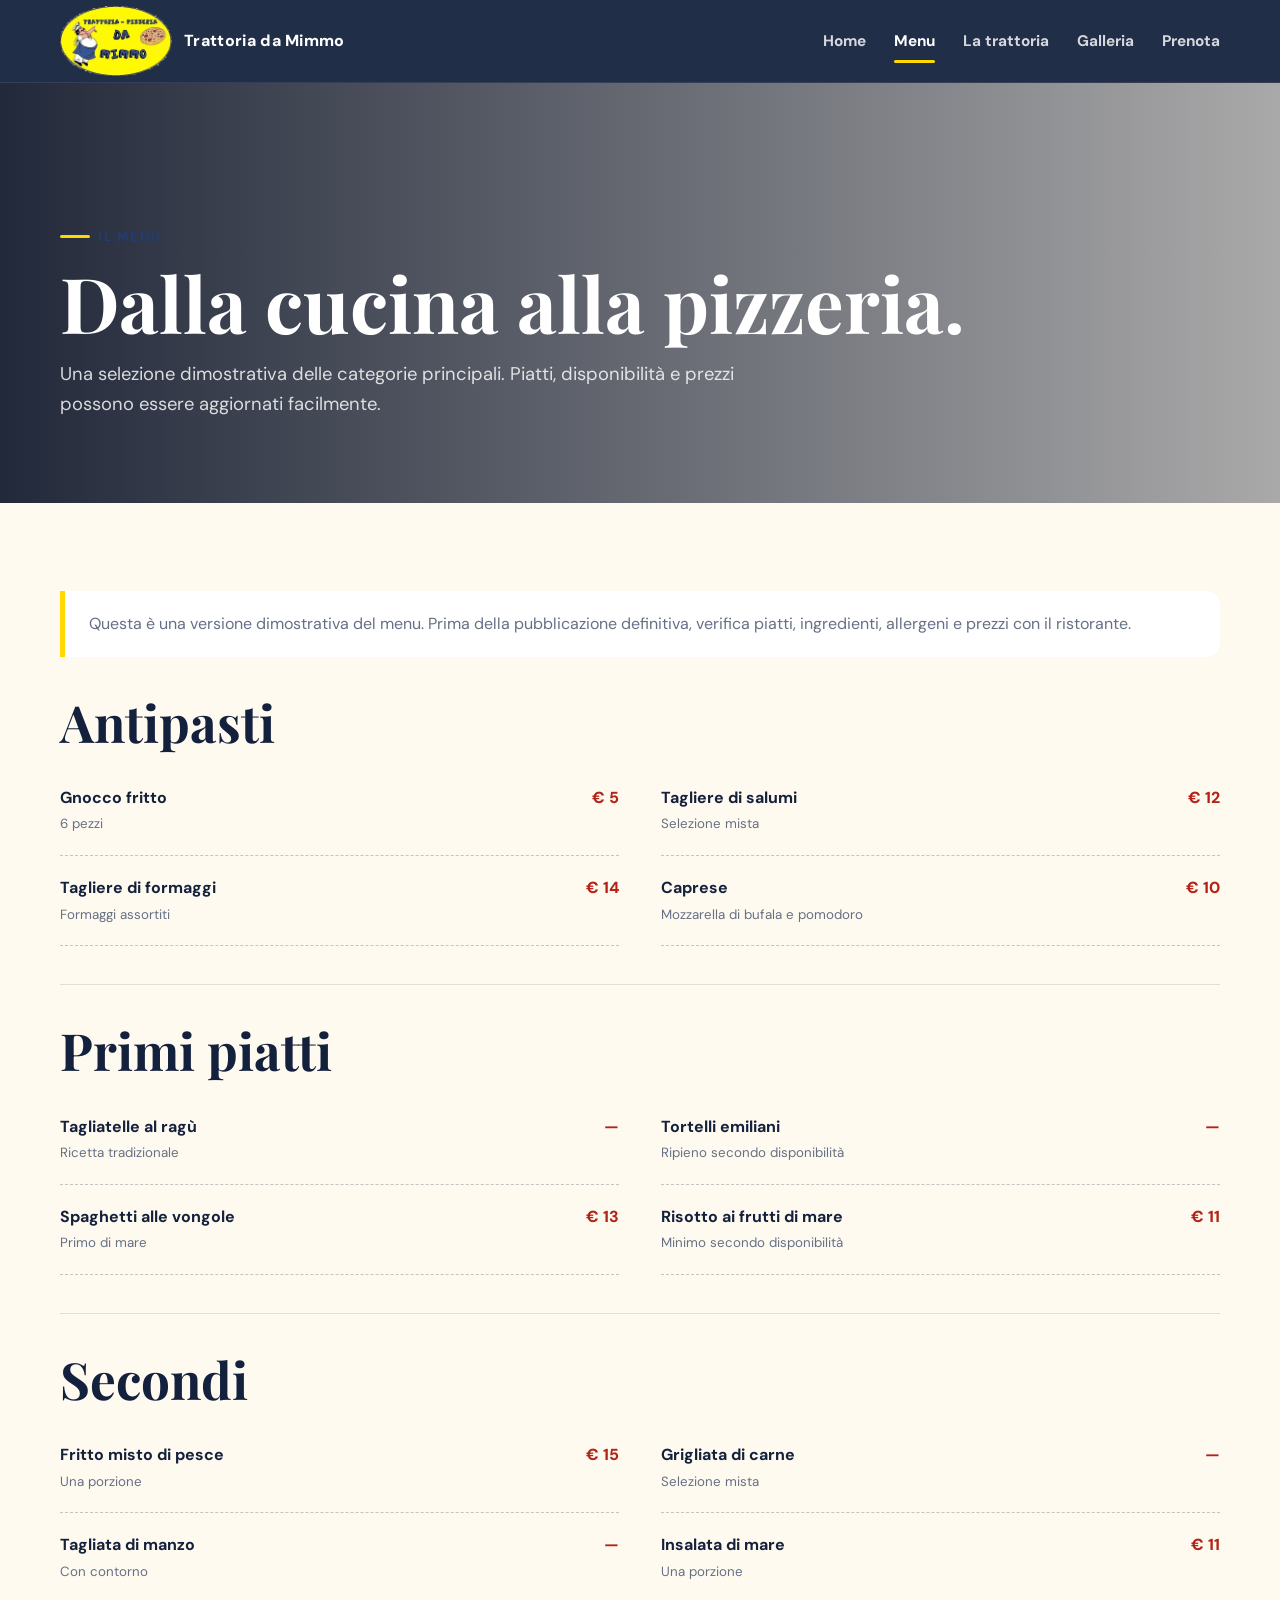
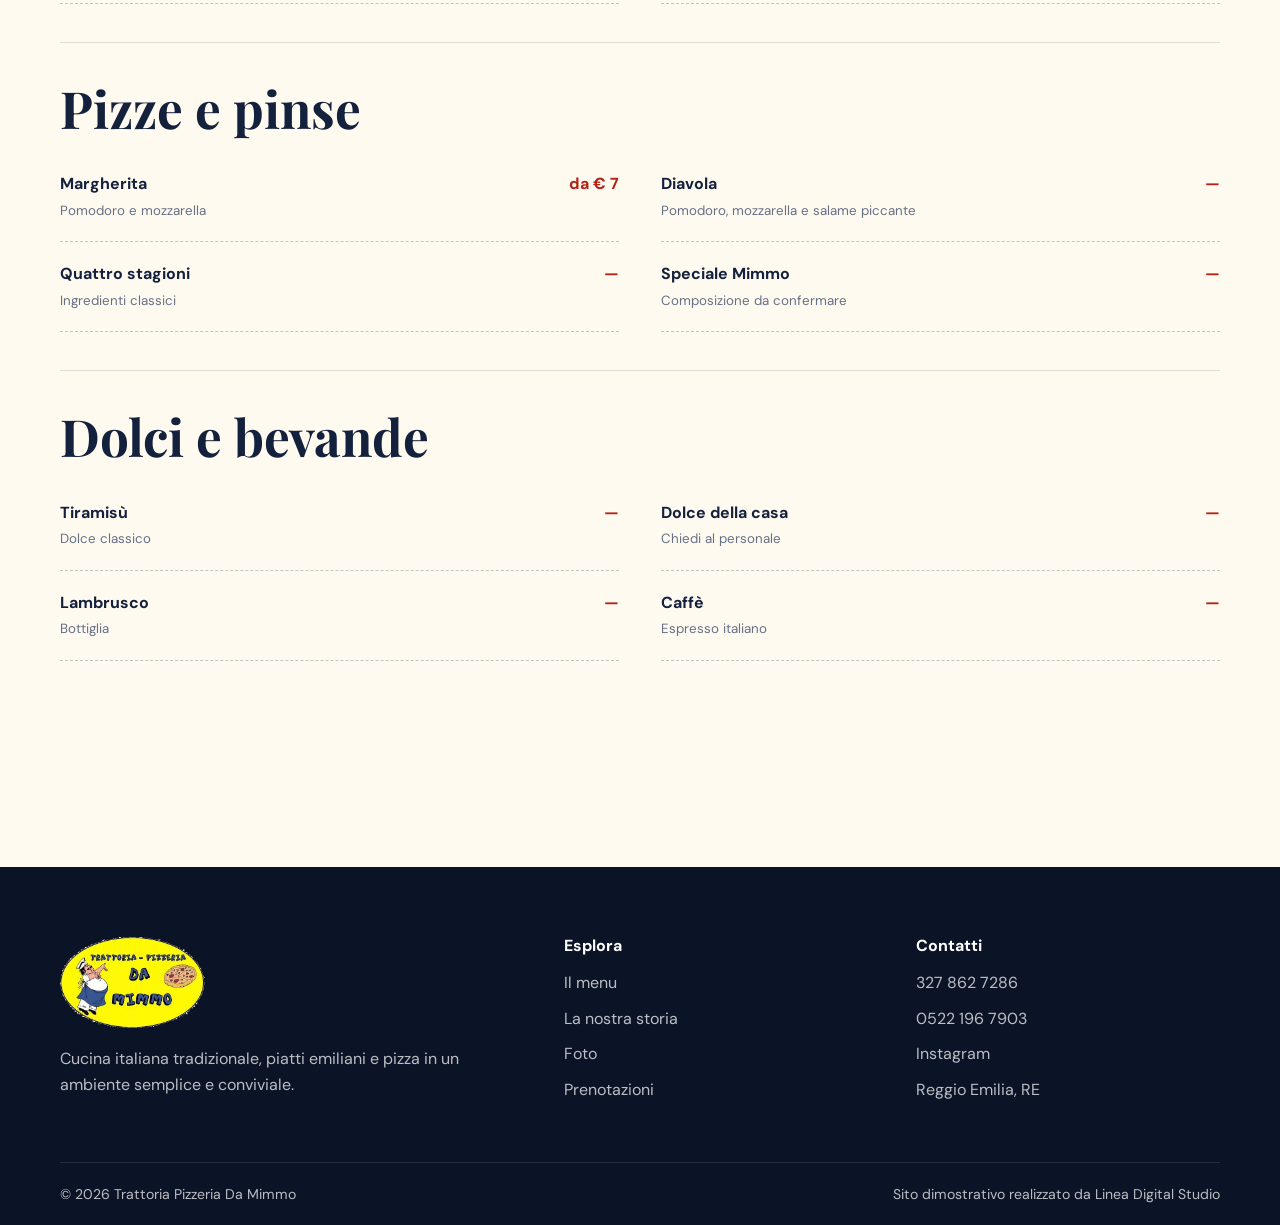
<file: menu.html>
<!doctype html>
<html lang="it">
<head>
  <meta charset="utf-8">
  <meta name="viewport" content="width=device-width, initial-scale=1">
  <meta name="description" content="Scopri le principali categorie del menu della Trattoria Pizzeria Da Mimmo.">
  <title>Menu | Trattoria Da Mimmo</title>
  <link rel="icon" href="logo-mimmo.png">
  <link rel="stylesheet" href="style.css">
</head>
<body>
<header class="site-header">
  <div class="container nav">
    <a class="brand" href="index.html" aria-label="Trattoria da Mimmo, home">
      <img src="logo-mimmo.png" alt="Logo Trattoria Pizzeria Da Mimmo">
      <span>Trattoria da Mimmo</span>
    </a>
    <button class="nav-toggle" type="button" aria-label="Apri il menu" aria-expanded="false">☰</button>
    <nav class="nav-links" aria-label="Navigazione principale">
      <a href="index.html">Home</a>
      <a href="menu.html">Menu</a>
      <a href="chi-siamo.html">La trattoria</a>
      <a href="galleria.html">Galleria</a>
      <a href="prenotazioni.html">Prenota</a>
    </nav>
  </div>
</header>
<main>
  <section class="page-hero page-hero--menu"><div class="container"><span class="eyebrow">Il menu</span><h1>Dalla cucina alla pizzeria.</h1><p>Una selezione dimostrativa delle categorie principali. Piatti, disponibilità e prezzi possono essere aggiornati facilmente.</p></div></section>
  <section class="section">
    <div class="container">
      <div class="menu-note">Questa è una versione dimostrativa del menu. Prima della pubblicazione definitiva, verifica piatti, ingredienti, allergeni e prezzi con il ristorante.</div>
      <section class="menu-section"><h2>Antipasti</h2><div class="menu-columns">
        <div class="menu-item"><div><strong>Gnocco fritto</strong><small>6 pezzi</small></div><span class="price">€ 5</span></div>
        <div class="menu-item"><div><strong>Tagliere di salumi</strong><small>Selezione mista</small></div><span class="price">€ 12</span></div>
        <div class="menu-item"><div><strong>Tagliere di formaggi</strong><small>Formaggi assortiti</small></div><span class="price">€ 14</span></div>
        <div class="menu-item"><div><strong>Caprese</strong><small>Mozzarella di bufala e pomodoro</small></div><span class="price">€ 10</span></div>
      </div></section>
      <section class="menu-section"><h2>Primi piatti</h2><div class="menu-columns">
        <div class="menu-item"><div><strong>Tagliatelle al ragù</strong><small>Ricetta tradizionale</small></div><span class="price">—</span></div>
        <div class="menu-item"><div><strong>Tortelli emiliani</strong><small>Ripieno secondo disponibilità</small></div><span class="price">—</span></div>
        <div class="menu-item"><div><strong>Spaghetti alle vongole</strong><small>Primo di mare</small></div><span class="price">€ 13</span></div>
        <div class="menu-item"><div><strong>Risotto ai frutti di mare</strong><small>Minimo secondo disponibilità</small></div><span class="price">€ 11</span></div>
      </div></section>
      <section class="menu-section"><h2>Secondi</h2><div class="menu-columns">
        <div class="menu-item"><div><strong>Fritto misto di pesce</strong><small>Una porzione</small></div><span class="price">€ 15</span></div>
        <div class="menu-item"><div><strong>Grigliata di carne</strong><small>Selezione mista</small></div><span class="price">—</span></div>
        <div class="menu-item"><div><strong>Tagliata di manzo</strong><small>Con contorno</small></div><span class="price">—</span></div>
        <div class="menu-item"><div><strong>Insalata di mare</strong><small>Una porzione</small></div><span class="price">€ 11</span></div>
      </div></section>
      <section class="menu-section"><h2>Pizze e pinse</h2><div class="menu-columns">
        <div class="menu-item"><div><strong>Margherita</strong><small>Pomodoro e mozzarella</small></div><span class="price">da € 7</span></div>
        <div class="menu-item"><div><strong>Diavola</strong><small>Pomodoro, mozzarella e salame piccante</small></div><span class="price">—</span></div>
        <div class="menu-item"><div><strong>Quattro stagioni</strong><small>Ingredienti classici</small></div><span class="price">—</span></div>
        <div class="menu-item"><div><strong>Speciale Mimmo</strong><small>Composizione da confermare</small></div><span class="price">—</span></div>
      </div></section>
      <section class="menu-section"><h2>Dolci e bevande</h2><div class="menu-columns">
        <div class="menu-item"><div><strong>Tiramisù</strong><small>Dolce classico</small></div><span class="price">—</span></div>
        <div class="menu-item"><div><strong>Dolce della casa</strong><small>Chiedi al personale</small></div><span class="price">—</span></div>
        <div class="menu-item"><div><strong>Lambrusco</strong><small>Bottiglia</small></div><span class="price">—</span></div>
        <div class="menu-item"><div><strong>Caffè</strong><small>Espresso italiano</small></div><span class="price">—</span></div>
      </div></section>
    </div>
  </section>
</main>
<footer class="site-footer">
  <div class="container footer-grid">
    <div>
      <img class="footer-logo" src="logo-mimmo.png" alt="Trattoria da Mimmo">
      <p>Cucina italiana tradizionale, piatti emiliani e pizza in un ambiente semplice e conviviale.</p>
    </div>
    <div>
      <h3>Esplora</h3>
      <div class="footer-links">
        <a href="menu.html">Il menu</a>
        <a href="chi-siamo.html">La nostra storia</a>
        <a href="galleria.html">Foto</a>
        <a href="prenotazioni.html">Prenotazioni</a>
      </div>
    </div>
    <div>
      <h3>Contatti</h3>
      <div class="footer-links">
        <a href="tel:+393278627286">327 862 7286</a>
        <a href="tel:+3905221967903">0522 196 7903</a>
        <a href="https://www.instagram.com/trattoria_pizzeria_da_mimmo/" target="_blank" rel="noopener">Instagram</a>
        <span>Reggio Emilia, RE</span>
      </div>
    </div>
  </div>
  <div class="container footer-bottom">
    <span>© <span id="year">2026</span> Trattoria Pizzeria Da Mimmo</span>
    <span>Sito dimostrativo realizzato da Linea Digital Studio</span>
  </div>
</footer>
<script src="main.js"></script>
<script>document.getElementById('year').textContent = new Date().getFullYear();</script>
</body>
</html>
</file>
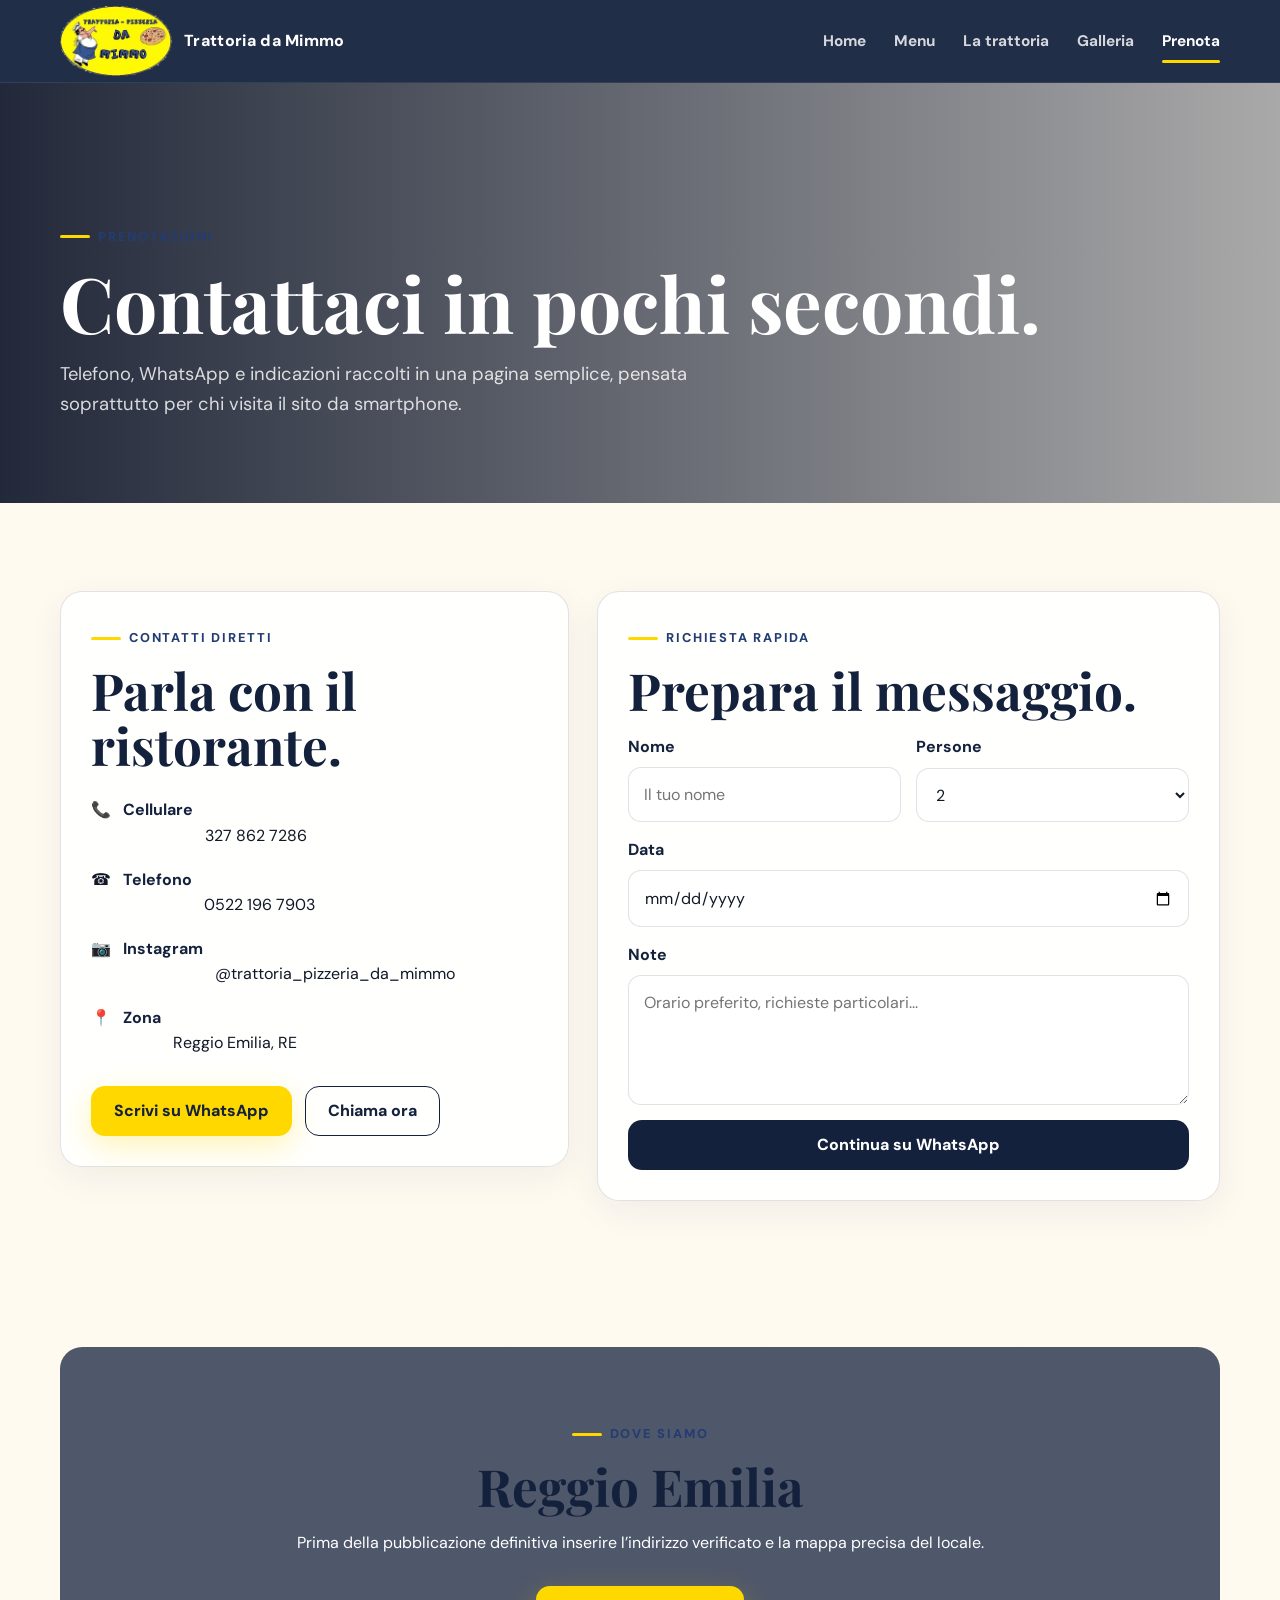
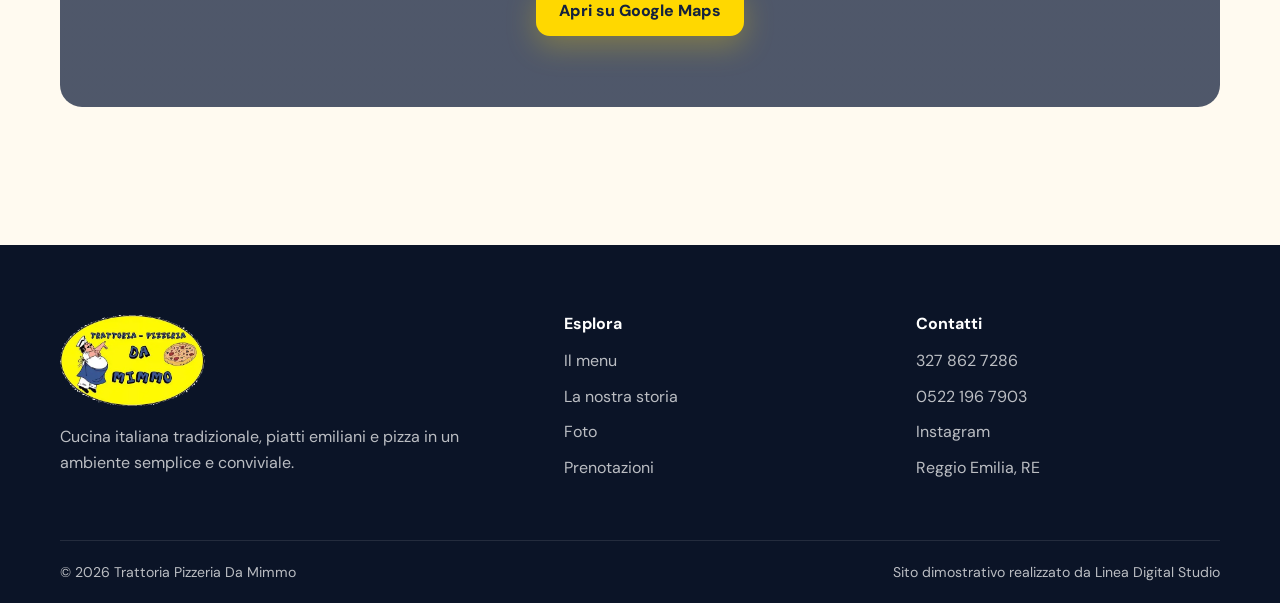
<file: prenotazioni.html>
<!doctype html>
<html lang="it">
<head>
  <meta charset="utf-8">
  <meta name="viewport" content="width=device-width, initial-scale=1">
  <meta name="description" content="Contatta la Trattoria Pizzeria Da Mimmo e prepara una richiesta di prenotazione.">
  <title>Prenotazioni e contatti | Da Mimmo</title>
  <link rel="icon" href="logo-mimmo.png">
  <link rel="stylesheet" href="style.css">
</head>
<body>
<header class="site-header">
  <div class="container nav">
    <a class="brand" href="index.html" aria-label="Trattoria da Mimmo, home">
      <img src="logo-mimmo.png" alt="Logo Trattoria Pizzeria Da Mimmo">
      <span>Trattoria da Mimmo</span>
    </a>
    <button class="nav-toggle" type="button" aria-label="Apri il menu" aria-expanded="false">☰</button>
    <nav class="nav-links" aria-label="Navigazione principale">
      <a href="index.html">Home</a>
      <a href="menu.html">Menu</a>
      <a href="chi-siamo.html">La trattoria</a>
      <a href="galleria.html">Galleria</a>
      <a href="prenotazioni.html">Prenota</a>
    </nav>
  </div>
</header>
<main>
  <section class="page-hero page-hero--contact"><div class="container"><span class="eyebrow">Prenotazioni</span><h1>Contattaci in pochi secondi.</h1><p>Telefono, WhatsApp e indicazioni raccolti in una pagina semplice, pensata soprattutto per chi visita il sito da smartphone.</p></div></section>
  <section class="section"><div class="container contact-grid">
    <div class="card contact-card reveal"><span class="eyebrow">Contatti diretti</span><h2>Parla con il ristorante.</h2><div class="contact-list">
      <a href="tel:+393278627286"><span>📞</span><div><b>Cellulare</b><br>327 862 7286</div></a>
      <a href="tel:+3905221967903"><span>☎️</span><div><b>Telefono</b><br>0522 196 7903</div></a>
      <a href="https://www.instagram.com/trattoria_pizzeria_da_mimmo/" target="_blank" rel="noopener"><span>📷</span><div><b>Instagram</b><br>@trattoria_pizzeria_da_mimmo</div></a>
      <div><span>📍</span><div><b>Zona</b><br>Reggio Emilia, RE</div></div>
    </div><div class="btn-row"><a class="btn btn--primary" href="https://wa.me/393278627286" target="_blank" rel="noopener">Scrivi su WhatsApp</a><a class="btn btn--outline" href="tel:+393278627286">Chiama ora</a></div></div>
    <div class="card contact-card reveal"><span class="eyebrow">Richiesta rapida</span><h2>Prepara il messaggio.</h2><form data-demo-form class="form-grid">
      <div class="form-field"><label for="nome">Nome</label><input id="nome" name="nome" required placeholder="Il tuo nome"></div>
      <div class="form-field"><label for="persone">Persone</label><select id="persone" name="persone"><option>2</option><option>3</option><option>4</option><option>5</option><option>6+</option></select></div>
      <div class="form-field form-field--full"><label for="data">Data</label><input id="data" name="data" type="date" required></div>
      <div class="form-field form-field--full"><label for="note">Note</label><textarea id="note" name="note" placeholder="Orario preferito, richieste particolari..."></textarea></div>
      <div class="form-field form-field--full"><button class="btn btn--dark" type="submit">Continua su WhatsApp</button></div>
    </form></div>
  </div></section>
  <section class="section--tight"><div class="container map-box reveal"><div><span class="eyebrow">Dove siamo</span><h2>Reggio Emilia</h2><p>Prima della pubblicazione definitiva inserire l’indirizzo verificato e la mappa precisa del locale.</p><div class="btn-row" style="justify-content:center"><a class="btn btn--primary" target="_blank" rel="noopener" href="https://www.google.com/maps/search/?api=1&query=Trattoria+Pizzeria+Da+Mimmo+Reggio+Emilia">Apri su Google Maps</a></div></div></div></section>
</main>
<footer class="site-footer">
  <div class="container footer-grid">
    <div>
      <img class="footer-logo" src="logo-mimmo.png" alt="Trattoria da Mimmo">
      <p>Cucina italiana tradizionale, piatti emiliani e pizza in un ambiente semplice e conviviale.</p>
    </div>
    <div>
      <h3>Esplora</h3>
      <div class="footer-links">
        <a href="menu.html">Il menu</a>
        <a href="chi-siamo.html">La nostra storia</a>
        <a href="galleria.html">Foto</a>
        <a href="prenotazioni.html">Prenotazioni</a>
      </div>
    </div>
    <div>
      <h3>Contatti</h3>
      <div class="footer-links">
        <a href="tel:+393278627286">327 862 7286</a>
        <a href="tel:+3905221967903">0522 196 7903</a>
        <a href="https://www.instagram.com/trattoria_pizzeria_da_mimmo/" target="_blank" rel="noopener">Instagram</a>
        <span>Reggio Emilia, RE</span>
      </div>
    </div>
  </div>
  <div class="container footer-bottom">
    <span>© <span id="year">2026</span> Trattoria Pizzeria Da Mimmo</span>
    <span>Sito dimostrativo realizzato da Linea Digital Studio</span>
  </div>
</footer>
<script src="main.js"></script>
<script>document.getElementById('year').textContent = new Date().getFullYear();</script>
</body>
</html>
</file>
<file: style.css>
@import url('https://fonts.googleapis.com/css2?family=DM+Sans:wght@400;500;600;700&family=Playfair+Display:wght@600;700;800&display=swap');

:root {
  --ink: #111827;
  --muted: #667085;
  --paper: #fffaf0;
  --white: #ffffff;
  --blue: #14213d;
  --blue-2: #233d72;
  --yellow: #ffd800;
  --yellow-soft: #fff4a3;
  --red: #b42318;
  --line: rgba(20, 33, 61, 0.13);
  --shadow: 0 18px 50px rgba(20, 33, 61, 0.12);
  --radius: 22px;
  --container: min(1160px, calc(100% - 36px));
}

* { box-sizing: border-box; }
html { scroll-behavior: smooth; }
body {
  margin: 0;
  color: var(--ink);
  background: var(--paper);
  font-family: "DM Sans", system-ui, -apple-system, BlinkMacSystemFont, "Segoe UI", sans-serif;
  line-height: 1.6;
}
img { max-width: 100%; display: block; }
a { color: inherit; text-decoration: none; }
button, input, textarea, select { font: inherit; }

.container { width: var(--container); margin-inline: auto; }
.section { padding: 88px 0; }
.section--tight { padding: 58px 0; }
.eyebrow {
  display: inline-flex;
  gap: 8px;
  align-items: center;
  margin-bottom: 14px;
  color: var(--blue-2);
  font-size: 0.8rem;
  font-weight: 800;
  letter-spacing: 0.14em;
  text-transform: uppercase;
}
.eyebrow::before {
  content: "";
  width: 30px;
  height: 3px;
  border-radius: 99px;
  background: var(--yellow);
}
h1, h2, h3 {
  margin: 0 0 16px;
  color: var(--blue);
  font-family: "Playfair Display", Georgia, serif;
  line-height: 1.08;
}
h1 { font-size: clamp(2.6rem, 6vw, 5.8rem); }
h2 { font-size: clamp(2rem, 4vw, 3.6rem); }
h3 { font-size: clamp(1.25rem, 2vw, 1.65rem); }
p { margin: 0 0 18px; }
.lead { max-width: 720px; color: var(--muted); font-size: clamp(1.05rem, 2vw, 1.25rem); }

.site-header {
  position: sticky;
  top: 0;
  z-index: 100;
  border-bottom: 1px solid rgba(255,255,255,.08);
  background: rgba(20,33,61,.94);
  backdrop-filter: blur(14px);
}
.nav {
  min-height: 82px;
  display: flex;
  align-items: center;
  justify-content: space-between;
  gap: 24px;
}
.brand { display: inline-flex; align-items: center; gap: 12px; }
.brand img { width: 112px; height: auto; }
.brand span { color: #fff; font-weight: 800; letter-spacing: .02em; }
.nav-links { display: flex; align-items: center; gap: 28px; }
.nav-links a {
  position: relative;
  color: rgba(255,255,255,.82);
  font-weight: 700;
  font-size: .96rem;
}
.nav-links a:hover,
.nav-links a.active { color: #fff; }
.nav-links a.active::after {
  content: "";
  position: absolute;
  left: 0;
  right: 0;
  bottom: -10px;
  height: 3px;
  border-radius: 99px;
  background: var(--yellow);
}
.nav-toggle {
  display: none;
  width: 46px;
  height: 46px;
  border: 1px solid rgba(255,255,255,.22);
  border-radius: 14px;
  background: transparent;
  color: #fff;
  cursor: pointer;
}

.btn-row { display: flex; flex-wrap: wrap; gap: 13px; margin-top: 30px; }
.btn {
  display: inline-flex;
  align-items: center;
  justify-content: center;
  gap: 9px;
  min-height: 50px;
  padding: 0 22px;
  border: 1px solid transparent;
  border-radius: 14px;
  font-weight: 800;
  transition: .2s ease;
}
.btn:hover { transform: translateY(-2px); }
.btn--primary { background: var(--yellow); color: var(--blue); box-shadow: 0 10px 30px rgba(255,216,0,.28); }
.btn--dark { background: var(--blue); color: #fff; }
.btn--ghost { border-color: rgba(255,255,255,.45); color: #fff; background: rgba(255,255,255,.06); }
.btn--outline { border-color: var(--blue); color: var(--blue); background: transparent; }

.hero {
  position: relative;
  min-height: 720px;
  display: grid;
  align-items: center;
  overflow: hidden;
  color: #fff;
  background:
    linear-gradient(90deg, rgba(10,18,38,.92) 0%, rgba(10,18,38,.72) 48%, rgba(10,18,38,.22) 100%),
    url('https://images.unsplash.com/photo-1574071318508-1cdbab80d002?auto=format&fit=crop&w=1800&q=85') center/cover;
}
.hero::after {
  content: "";
  position: absolute;
  inset: auto -5% -190px;
  height: 310px;
  border-radius: 50% 50% 0 0;
  background: var(--paper);
}
.hero-content { position: relative; z-index: 2; max-width: 760px; padding: 92px 0 180px; }
.hero .eyebrow, .hero h1 { color: #fff; }
.hero .lead { color: rgba(255,255,255,.86); }
.hero-kicker {
  display: inline-flex;
  align-items: center;
  gap: 10px;
  padding: 8px 13px;
  border: 1px solid rgba(255,255,255,.18);
  border-radius: 999px;
  background: rgba(255,255,255,.09);
  color: #fff;
  font-weight: 700;
  font-size: .9rem;
  margin-bottom: 20px;
}
.hero-kicker i { width: 8px; height: 8px; border-radius: 50%; background: var(--yellow); box-shadow: 0 0 0 5px rgba(255,216,0,.14); }

.stats {
  position: relative;
  z-index: 3;
  margin-top: -138px;
}
.stats-grid {
  display: grid;
  grid-template-columns: repeat(3, 1fr);
  overflow: hidden;
  border-radius: var(--radius);
  background: #fff;
  box-shadow: var(--shadow);
}
.stat { padding: 30px; border-right: 1px solid var(--line); }
.stat:last-child { border-right: 0; }
.stat strong { display: block; color: var(--blue); font-size: 1.15rem; }
.stat span { color: var(--muted); }

.grid-2 { display: grid; grid-template-columns: 1.05fr .95fr; gap: 56px; align-items: center; }
.grid-3 { display: grid; grid-template-columns: repeat(3, 1fr); gap: 22px; }
.card {
  border: 1px solid var(--line);
  border-radius: var(--radius);
  background: rgba(255,255,255,.84);
  box-shadow: 0 10px 36px rgba(20,33,61,.06);
}
.feature-card { padding: 30px; }
.feature-icon {
  width: 54px;
  height: 54px;
  display: grid;
  place-items: center;
  margin-bottom: 22px;
  border-radius: 17px;
  background: var(--yellow-soft);
  color: var(--blue);
  font-size: 1.45rem;
  font-weight: 900;
}
.feature-card p { color: var(--muted); }

.image-card {
  min-height: 510px;
  overflow: hidden;
  border-radius: 30px;
  box-shadow: var(--shadow);
}
.image-card img { width: 100%; height: 100%; object-fit: cover; }
.image-stack { position: relative; min-height: 580px; }
.image-stack .main { position: absolute; inset: 0 80px 60px 0; }
.image-stack .small {
  position: absolute;
  right: 0;
  bottom: 0;
  width: 46%;
  height: 270px;
  border: 10px solid var(--paper);
  border-radius: 24px;
  overflow: hidden;
  box-shadow: var(--shadow);
}
.image-stack img { width: 100%; height: 100%; object-fit: cover; }

.band { background: var(--blue); color: #fff; }
.band h2, .band h3 { color: #fff; }
.band p { color: rgba(255,255,255,.72); }

.menu-preview { display: grid; grid-template-columns: repeat(2, 1fr); gap: 16px; }
.menu-item {
  display: flex;
  justify-content: space-between;
  gap: 20px;
  padding: 19px 0;
  border-bottom: 1px dashed rgba(20,33,61,.25);
}
.menu-item strong { display: block; color: var(--blue); }
.menu-item small { color: var(--muted); }
.price { white-space: nowrap; color: var(--red); font-weight: 800; }

.gallery-grid {
  display: grid;
  grid-template-columns: 1.2fr .8fr .8fr;
  grid-auto-rows: 250px;
  gap: 16px;
}
.gallery-grid figure {
  margin: 0;
  overflow: hidden;
  border-radius: 20px;
  background: #ddd;
}
.gallery-grid figure:first-child { grid-row: span 2; }
.gallery-grid img { width: 100%; height: 100%; object-fit: cover; transition: transform .35s ease; }
.gallery-grid figure:hover img { transform: scale(1.04); }

.page-hero {
  position: relative;
  min-height: 420px;
  display: grid;
  align-items: end;
  color: #fff;
  background-position: center;
  background-size: cover;
}
.page-hero::before { content: ""; position: absolute; inset: 0; background: linear-gradient(90deg, rgba(10,18,38,.9), rgba(10,18,38,.35)); }
.page-hero .container { position: relative; z-index: 1; padding-bottom: 66px; }
.page-hero h1 { color: #fff; font-size: clamp(2.6rem, 6vw, 5rem); }
.page-hero p { max-width: 700px; color: rgba(255,255,255,.82); font-size: 1.15rem; }
.page-hero--menu { background-image: url('https://images.unsplash.com/photo-1551183053-bf91a1d81141?auto=format&fit=crop&w=1800&q=85'); }
.page-hero--about { background-image: url('https://images.unsplash.com/photo-1552566626-52f8b828add9?auto=format&fit=crop&w=1800&q=85'); }
.page-hero--gallery { background-image: url('https://images.unsplash.com/photo-1547592180-85f173990554?auto=format&fit=crop&w=1800&q=85'); }
.page-hero--contact { background-image: url('https://images.unsplash.com/photo-1513104890138-7c749659a591?auto=format&fit=crop&w=1800&q=85'); }

.menu-section { padding: 38px 0; }
.menu-section + .menu-section { border-top: 1px solid var(--line); }
.menu-columns { display: grid; grid-template-columns: repeat(2, 1fr); gap: 0 42px; }
.menu-note { padding: 20px 24px; border-left: 5px solid var(--yellow); border-radius: 0 14px 14px 0; background: #fff; color: var(--muted); }

.timeline { display: grid; gap: 18px; }
.timeline-item { display: grid; grid-template-columns: 78px 1fr; gap: 20px; }
.timeline-year {
  width: 66px;
  height: 66px;
  display: grid;
  place-items: center;
  border-radius: 50%;
  background: var(--yellow);
  color: var(--blue);
  font-weight: 900;
}
.timeline-content { padding: 7px 0 26px; border-bottom: 1px solid var(--line); }

.contact-grid { display: grid; grid-template-columns: .9fr 1.1fr; gap: 28px; align-items: start; }
.contact-card { padding: 30px; }
.contact-list { display: grid; gap: 18px; margin: 24px 0; }
.contact-list a, .contact-list div { display: flex; gap: 12px; align-items: flex-start; }
.contact-list b { color: var(--blue); }
.form-grid { display: grid; grid-template-columns: repeat(2, 1fr); gap: 15px; }
.form-field { display: grid; gap: 7px; }
.form-field--full { grid-column: 1 / -1; }
label { color: var(--blue); font-weight: 700; }
input, textarea, select {
  width: 100%;
  border: 1px solid var(--line);
  border-radius: 13px;
  background: #fff;
  color: var(--ink);
  padding: 14px 15px;
  outline: none;
}
input:focus, textarea:focus, select:focus { border-color: var(--blue-2); box-shadow: 0 0 0 4px rgba(35,61,114,.1); }
textarea { min-height: 130px; resize: vertical; }
.map-box {
  min-height: 360px;
  display: grid;
  place-items: center;
  padding: 30px;
  border-radius: var(--radius);
  color: #fff;
  text-align: center;
  background:
    linear-gradient(rgba(20,33,61,.75), rgba(20,33,61,.75)),
    url('https://images.unsplash.com/photo-1524661135-423995f22d0b?auto=format&fit=crop&w=1200&q=80') center/cover;
}

.cta {
  padding: 58px;
  border-radius: 30px;
  background: linear-gradient(120deg, var(--blue), #294a89);
  color: #fff;
  box-shadow: var(--shadow);
}
.cta h2 { color: #fff; }
.cta p { color: rgba(255,255,255,.76); }

.site-footer { margin-top: 80px; background: #0b1427; color: rgba(255,255,255,.72); }
.footer-grid { display: grid; grid-template-columns: 1.2fr .8fr .8fr; gap: 48px; padding: 70px 0 46px; }
.footer-logo { width: 145px; margin-bottom: 18px; }
.site-footer h3 { color: #fff; font-family: "DM Sans", sans-serif; font-size: 1rem; }
.footer-links { display: grid; gap: 10px; }
.footer-links a:hover { color: var(--yellow); }
.footer-bottom { display: flex; justify-content: space-between; gap: 20px; padding: 20px 0; border-top: 1px solid rgba(255,255,255,.1); font-size: .88rem; }

.reveal { opacity: 0; transform: translateY(18px); transition: .65s ease; }
.reveal.visible { opacity: 1; transform: none; }

@media (max-width: 900px) {
  .nav-toggle { display: grid; place-items: center; }
  .nav-links {
    position: absolute;
    top: 82px;
    left: 18px;
    right: 18px;
    display: none;
    padding: 18px;
    border-radius: 18px;
    background: var(--blue);
    box-shadow: var(--shadow);
  }
  .nav-links.open { display: grid; gap: 18px; }
  .nav-links a.active::after { display: none; }
  .brand span { display: none; }
  .hero { min-height: 650px; background-position: 60% center; }
  .hero-content { padding-top: 72px; }
  .stats-grid, .grid-3, .footer-grid { grid-template-columns: 1fr; }
  .stat { border-right: 0; border-bottom: 1px solid var(--line); }
  .stat:last-child { border-bottom: 0; }
  .grid-2, .contact-grid { grid-template-columns: 1fr; }
  .image-stack { min-height: 470px; }
  .gallery-grid { grid-template-columns: 1fr 1fr; grid-auto-rows: 220px; }
  .gallery-grid figure:first-child { grid-column: 1 / -1; grid-row: auto; }
  .menu-columns { grid-template-columns: 1fr; }
}

@media (max-width: 600px) {
  :root { --container: min(100% - 24px, 1160px); }
  .section { padding: 68px 0; }
  .hero { min-height: 650px; }
  .hero-content { padding-bottom: 150px; }
  .stats { margin-top: -116px; }
  .image-stack .main { inset: 0 28px 80px 0; }
  .image-stack .small { width: 55%; height: 220px; }
  .gallery-grid { grid-template-columns: 1fr; grid-auto-rows: 240px; }
  .gallery-grid figure:first-child { grid-column: auto; }
  .form-grid { grid-template-columns: 1fr; }
  .form-field--full { grid-column: auto; }
  .cta { padding: 34px 24px; }
  .footer-bottom { flex-direction: column; }
}
</file>
